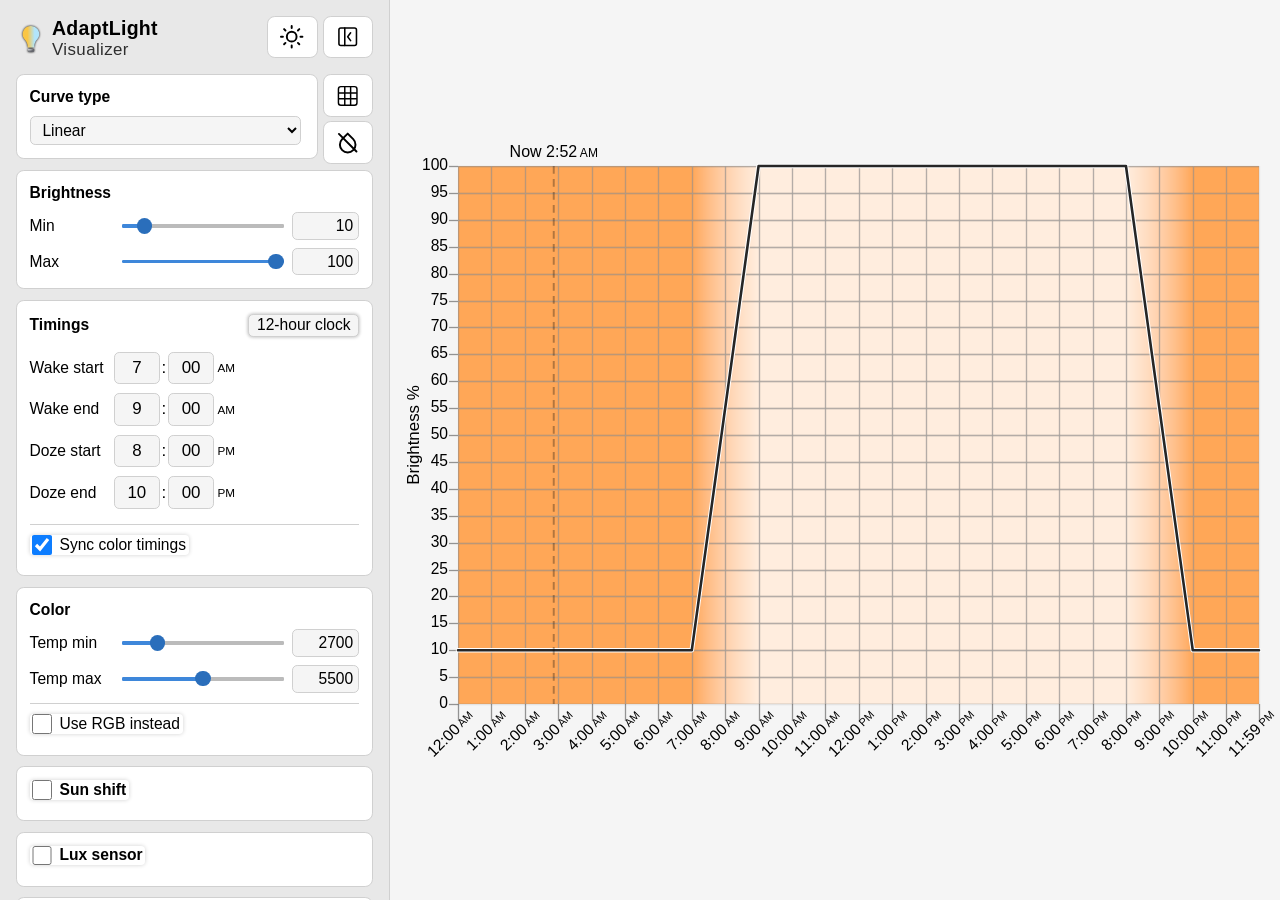
<file: docs/index.html>
<!DOCTYPE html>
<html lang="en">
<head>
  <meta charset="UTF-8">
  <meta name="viewport" content="width=device-width, initial-scale=1.0">
  <title>AdaptLight Visualizer</title>
  <meta name="color-scheme" content="light dark">
  <script>
    (() => {
      var saved = localStorage.getItem("theme");
      var theme = saved || (window.matchMedia("(prefers-color-scheme: dark)").matches ? "dark" : "light");
      var root = document.documentElement;
      var meta = document.querySelector('meta[name="color-scheme"]');
      var scheme = theme === "light" ? "only light" : "dark light";
      root.setAttribute("data-theme", theme);
      if (meta) meta.content = scheme;
      root.style.colorScheme = scheme;
      root.style.backgroundColor = theme === "light" ? "#f5f5f5" : "#0c0c0e";
    })();
  </script>
  <style>
    html { background: #0c0c0e; color-scheme: dark light; }
    html[data-theme="light"] { background: #f5f5f5; color-scheme: only light; }
    html[data-theme="dark"] { background: #0c0c0e; color-scheme: dark light; }
    @media (prefers-color-scheme: light) {
      html:not([data-theme="dark"]) { background: #f5f5f5; color-scheme: only light; }
    }
  </style>
  <link rel="icon" href="resources/icon.svg" type="image/svg+xml">
  <link rel="stylesheet" href="resources/style.css">
</head>
<body>

  <svg aria-hidden="true" focusable="false" style="display:none">
    <defs>
      <symbol id="icon-sidebar-panel" viewBox="0 0 24 24" fill="none" stroke="currentColor" stroke-linecap="round" stroke-linejoin="round" stroke-width="1.6">
        <rect width="18" height="18" x="3" y="3" rx="2"/><path d="M9 3v18m6-13-3 4 3 4"/>
      </symbol>
    </defs>
  </svg>

  <aside id="sidebar">
    <div class="sidebar-header">
      <div class="sidebar-title-block">
        <a class="sidebar-title" href="https://github.com/AdaptLight/adapt-light" target="_blank" rel="noopener noreferrer">
          <img src="resources/icon.svg" alt="" width="20" height="20">
          <h1>AdaptLight</h1>
        </a>
        <span class="sidebar-subtitle">Visualizer</span>
      </div>
      <div class="header-buttons">
        <button id="themeToggle" type="button" title="Toggle light/dark mode">
          <svg id="themeIconSun" fill="none" stroke="currentColor" stroke-linecap="round" stroke-linejoin="round" stroke-width="2" aria-hidden="true" viewBox="0 0 24 24"><circle cx="12" cy="12" r="5"/><path d="M12 1v2m0 18v2M4.2 4.2l1.4 1.4m12.8 12.8 1.4 1.4M1 12h2m18 0h2M4.2 19.8l1.4-1.4M18.4 5.6l1.4-1.4"/></svg>
          <svg id="themeIconMoon" fill="none" stroke="currentColor" stroke-linecap="round" stroke-linejoin="round" stroke-width="2" aria-hidden="true" viewBox="0 0 24 24"><path d="M21 12.8A9 9 0 1 1 11.2 3a7 7 0 0 0 9.8 9.8"/></svg>
        </button>
        <button id="sidebarHide" type="button" title="Hide sidebar">
          <svg aria-hidden="true" viewBox="0 0 24 24"><use href="#icon-sidebar-panel"/></svg>
        </button>
      </div>
    </div>

    <div class="curve-type-row">
      <section class="control-group">
        <h2>Curve type</h2>
        <div class="toggle-row">
          <select id="curveType">
            <option value="linear" selected>Linear</option>
            <option value="smooth">Smooth/Cosine</option>
            <option value="steep">Steep/Tanh</option>
            <option value="ease_in">Ease-in</option>
            <option value="ease_out">Ease-out</option>
          </select>
        </div>
      </section>
      <div class="chart-toggle-stack">
        <button id="overlayToggle" type="button" title="Toggle grid & now overlay">
          <svg id="overlayIconShow" aria-hidden="true" fill="none" stroke="currentColor" stroke-width="1.5" viewBox="-.5 .3 24 24"><rect width="19" height="19" x="2" y="3" rx="2.5"/><path d="M8.5 3v19m6-19v19M2 9.5h19m-19 6h19"/></svg>
          <svg id="overlayIconHide" aria-hidden="true" fill="none" stroke="currentColor" stroke-width="1.5" viewBox="-.5 .3 24 24"><defs><clipPath id="a"><path d="M3 0h21v21z"/></clipPath><clipPath id="c"><path d="M0 1.7V24h22.3z"/></clipPath><g id="b"><rect width="19" height="19" x="2" y="3" rx="2.5"/><path d="M8.5 3v19m6-19v19M2 9.5h19m-19 6h19"/></g></defs><use clip-path="url(#a)" href="#b"/><use clip-path="url(#c)" href="#b"/><path d="m.5 1.4 22 22"/></svg>
        </button>
        <button id="brightnessAlphaToggle" type="button" title="Toggle brightness opacity gradient">
          <svg id="brightnessAlphaIconOn" fill="none" stroke="currentColor" stroke-linecap="round" stroke-linejoin="round" stroke-width="2" aria-hidden="true" viewBox="0 0 24 24"><path d="M12 2.69l5.66 5.66a8 8 0 1 1-11.31 0z"/></svg>
          <svg id="brightnessAlphaIconOff" fill="none" stroke="currentColor" stroke-linecap="round" stroke-linejoin="round" stroke-width="2" aria-hidden="true" viewBox="0 0 24 24"><path d="M12 2.69l5.66 5.66a8 8 0 1 1-11.31 0z"/><line x1="3" y1="3" x2="21" y2="21"/></svg>
        </button>
      </div>
    </div>

    <section class="control-group">
      <h2>Brightness</h2>
      <div class="slider-row">
        <label for="minBrightness">Min</label>
        <input type="range" id="minBrightness" min="0" max="100" value="10">
        <input type="number" class="num-input" id="minBrightnessNum" min="0" max="100" value="10">
      </div>
      <div class="slider-row">
        <label for="maxBrightness">Max</label>
        <input type="range" id="maxBrightness" min="0" max="100" value="100">
        <input type="number" class="num-input" id="maxBrightnessNum" min="0" max="100" value="100">
      </div>
    </section>

    <section class="control-group">
      <div class="section-header-row">
        <h2>Timings</h2>
        <button id="clockToggle" type="button" class="clock-toggle-btn" title="Toggle 12h/24h clock">
          <span id="clockLabel">24-hour clock</span>
        </button>
      </div>
      <div class="time-row">
        <label for="wakeStart">Wake start</label>
        <input type="text" id="wakeStart" value="07:00" style="display:none">
        <button type="button" class="time-reset-btn" data-for="wakeStart" title="Reset">Reset</button>
      </div>
      <div class="time-row">
        <label for="wakeEnd">Wake end</label>
        <input type="text" id="wakeEnd" value="09:00" style="display:none">
        <button type="button" class="time-reset-btn" data-for="wakeEnd" title="Reset">Reset</button>
      </div>
      <div class="time-row">
        <label for="dozeStart">Doze start</label>
        <input type="text" id="dozeStart" value="20:00" style="display:none">
        <button type="button" class="time-reset-btn" data-for="dozeStart" title="Reset">Reset</button>
      </div>
      <div class="time-row">
        <label for="dozeEnd">Doze end</label>
        <input type="text" id="dozeEnd" value="22:00" style="display:none">
        <button type="button" class="time-reset-btn" data-for="dozeEnd" title="Reset">Reset</button>
      </div>

      <div class="section-divider"></div>

      <div class="toggle-row">
        <input type="checkbox" id="syncCurves" checked>
        <label for="syncCurves">Sync color timings</label>
      </div>
      <div id="colorTimingSection" style="display:none;">
        <div class="time-row">
          <label for="colorWakeStart">Color wake start</label>
          <input type="text" id="colorWakeStart" value="05:30" style="display:none">
        </div>
        <div class="time-row">
          <label for="colorWakeEnd">Color wake end</label>
          <input type="text" id="colorWakeEnd" value="09:00" style="display:none">
        </div>
        <div class="time-row">
          <label for="colorDozeStart">Color doze start</label>
          <input type="text" id="colorDozeStart" value="19:00" style="display:none">
        </div>
        <div class="time-row">
          <label for="colorDozeEnd">Color doze end</label>
          <input type="text" id="colorDozeEnd" value="23:00" style="display:none">
        </div>
      </div>
    </section>

    <section class="control-group">
      <h2>Color</h2>
      <div class="slider-row">
        <label for="minColorTemp">Temp min</label>
        <input type="range" id="minColorTemp" min="1000" max="10000" step="50" value="2700">
        <input type="number" class="num-input" id="minColorTempNum" min="1000" max="10000" step="50" value="2700">
      </div>
      <div class="slider-row">
        <label for="maxColorTemp">Temp max</label>
        <input type="range" id="maxColorTemp" min="1000" max="10000" step="50" value="5500">
        <input type="number" class="num-input" id="maxColorTempNum" min="1000" max="10000" step="50" value="5500">
      </div>

      <div class="section-divider"></div>

      <div class="toggle-row">
        <input type="checkbox" id="useRgbColor">
        <label for="useRgbColor">Use RGB instead</label>
      </div>
      <div id="rgbControls" style="display:none;">
        <div class="color-row">
          <label for="rgbStartColor">Start color</label>
          <input type="color" id="rgbStartColor" value="#ff8000">
          <button id="rgbStartColorReset" type="button" class="color-reset-btn" title="Reset start color">Reset</button>
        </div>
        <div class="color-row">
          <label for="rgbEndColor">End color</label>
          <input type="color" id="rgbEndColor" value="#bddfff">
          <button id="rgbEndColorReset" type="button" class="color-reset-btn" title="Reset end color">Reset</button>
        </div>
      </div>
    </section>

    <section class="control-group">
      <div class="toggle-row">
        <input type="checkbox" id="sunShiftEnabled">
        <label for="sunShiftEnabled" class="toggle-heading">Sun shift</label>
      </div>
      <div id="sunShiftControls" style="display:none;">
        <div class="slider-row">
          <label for="sunShiftStrength">Strength</label>
          <input type="range" id="sunShiftStrength" min="1" max="40" step="1" value="10">
          <input type="number" class="num-input" id="sunShiftStrengthNum" min="0.05" max="2" step="0.05" value="0.5">
        </div>
        <div class="toggle-row">
          <input type="checkbox" id="useLocation">
          <label for="useLocation">Use my location</label>
        </div>
        <span id="locationStatus" class="location-status"></span>
        <div class="time-row">
          <label for="sunrise">Sunrise</label>
          <input type="text" id="sunrise" value="06:30" style="display:none">
          <button type="button" class="time-reset-btn" data-for="sunrise" title="Reset">Reset</button>
        </div>
        <div class="time-row">
          <label for="sunset">Sunset</label>
          <input type="text" id="sunset" value="19:30" style="display:none">
          <button type="button" class="time-reset-btn" data-for="sunset" title="Reset">Reset</button>
        </div>
      </div>
    </section>

    <section class="control-group">
      <div class="toggle-row">
        <input type="checkbox" id="luxEnabled">
        <label for="luxEnabled" class="toggle-heading">Lux sensor</label>
      </div>
      <div id="luxControls" style="display:none;">
        <div class="slider-row">
          <label for="luxStrength">Strength</label>
          <input type="range" id="luxStrength" min="1" max="20" step="1" value="10">
          <input type="number" class="num-input" id="luxStrengthNum" min="1" max="20" step="1" value="10">
        </div>
        <div class="slider-row">
          <label for="currentLux">Current lux</label>
          <input type="range" id="currentLux" min="0" max="90000" step="1" value="5000">
          <input type="number" class="num-input" id="currentLuxNum" min="0" max="90000" value="5000">
        </div>
        <div class="slider-row">
          <label for="effectiveMax">Max lux</label>
          <input type="range" id="effectiveMax" min="100" max="100000" step="1" value="10000">
          <input type="number" class="num-input" id="effectiveMaxNum" min="100" max="100000" value="10000">
        </div>
      </div>
    </section>

    <section class="control-group">
      <div class="toggle-row">
        <input type="checkbox" id="exportImportEnabled">
        <label for="exportImportEnabled" class="toggle-heading">Export / Import</label>
      </div>
      <div id="exportImportControls" style="display:none;">
        <textarea id="exportImportBox" rows="10" spellcheck="false" placeholder="Paste config here to import..."></textarea>
        <button id="importBtn" type="button" class="import-btn">Import</button>
      </div>
    </section>

  </aside>

  <div id="resize-handle"></div>

  <main id="chart-area">
    <button id="sidebarShow" type="button" title="Show sidebar">
      <svg aria-hidden="true" viewBox="0 0 24 24"><use href="#icon-sidebar-panel"/></svg>
    </button>
    <div id="chartCanvasShell">
      <canvas id="curveChart"></canvas>
    </div>
  </main>

  <script src="resources/timepicker.js"></script>
  <script src="resources/chart-lite.js"></script>
  <script src="resources/sun.js"></script>
  <script src="resources/engine.js"></script>
  <script src="resources/app.js"></script>
</body>
</html>
</file>
<file: docs/resources/style.css>
/* ══ Reset & Variables ══ */

* {
  margin: 0;
  padding: 0;
  box-sizing: border-box;
}

:root {
  color-scheme: dark;
  --ui-scale: 1.3;
  --mobile-bp: 600;
  --tablet-bp: 800;
  --sun-rise-color: #6aabf5;
  --sun-set-color: #e8920a;
  --bg: #0c0c0e;
  --sidebar-bg: #111114;
  --surface: #19191d;
  --border: #444444;
  --text: #ffffff;
  --chart-tick: #ffffff;
  --chart-line: rgba(0, 0, 0, 0.85);
  --chart-fill: rgba(0, 0, 0, 0.04);
  --tooltip-bg: rgba(12, 12, 14, 0.6);
  --now-line: rgba(0, 0, 0, 0.35);
  --now-text: #ffffff;
  --slider: #4b99ff;
  --slider-thumb: #93c2ff;
  --slider-track: #555555;
  --checkbox-accent: #0d7dff;
  --sidebar-width: 300px;
  --s-1: calc(1px * var(--ui-scale));
  --s-2: calc(2px * var(--ui-scale));
  --s-3: calc(3px * var(--ui-scale));
  --s-4: calc(4px * var(--ui-scale));
  --s-5: calc(5px * var(--ui-scale));
  --s-6: calc(6px * var(--ui-scale));
  --s-8: calc(8px * var(--ui-scale));
  --s-10: calc(10px * var(--ui-scale));
  --s-11: calc(11px * var(--ui-scale));
  --s-13: calc(13px * var(--ui-scale));
  --s-12: calc(12px * var(--ui-scale));
  --s-15: calc(15px * var(--ui-scale));
  --s-33: calc(33px * var(--ui-scale));
  --text-shadow: 0px 0px 1px black, 0px 0px 1px black;
}

/* Explicit theme override: user toggled via button; takes precedence over OS preference. */
[data-theme="light"] {
  color-scheme: light;
  --sun-rise-color: #2f74cd;
  --sun-set-color: #8c4400;
  --bg: #f5f5f5;
  --sidebar-bg: #e8e8e8;
  --surface: #ffffff;
  --border: #d0d0d0;
  --text: #000000;
  --chart-tick: #000000;
  --tooltip-bg: rgba(255, 255, 255, 0.6);
  --now-line: rgba(0, 0, 0, 0.3);
  --now-text: #000000;
  --slider: #3e87da;
  --slider-thumb: #2a6ebb;
  --slider-track: #bbbbbb;
  --text-shadow: 0px 0px 1px white, 0px 0px 1px white;
}

[data-theme="light"] .sidebar-title img {
  filter: drop-shadow(0 0 1px #000000);
}

/* Follows OS preference when no explicit theme has been set via [data-theme]. */
@media (prefers-color-scheme: light) {
  :root:not([data-theme="dark"]) {
    color-scheme: light;
    --sun-rise-color: #2f74cd;
    --sun-set-color: #8c4400;
    --bg: #f5f5f5;
    --sidebar-bg: #e8e8e8;
    --surface: #ffffff;
    --border: #d0d0d0;
    --text: #000000;
    --chart-tick: #000000;
    --tooltip-bg: rgba(255, 255, 255, 0.6);
    --now-line: rgba(0, 0, 0, 0.3);
    --now-text: #000000;
    --slider: #3e87da;
    --slider-thumb: #2a6ebb;
    --slider-track: #bbbbbb;
    --text-shadow: 0px 0px 1px white, 0px 0px 1px white;
  }

  :root:not([data-theme="dark"]) .sidebar-title img {
    filter: drop-shadow(0 0 1px #000000);
  }
}

/* ══ Layout ══ */

html, body {
  height: 100%;
  font-family: -apple-system, BlinkMacSystemFont, "Segoe UI", sans-serif;
  font-size: var(--s-13);
  background: var(--bg);
  color: var(--text);
  overflow: hidden;
}

body {
  display: flex;
}

/* ══ Sidebar ══ */

#sidebar {
  position: relative;
  width: calc(var(--sidebar-width) * var(--ui-scale));
  max-width: calc(700px * var(--ui-scale));
  height: 100vh;
  background: var(--sidebar-bg);
  border-right: 1px solid var(--border);
  overflow-y: auto;
  padding: var(--s-12);
  flex-shrink: 0;
}

.sidebar-header {
  display: flex;
  align-items: center;
  justify-content: space-between;
  margin-bottom: var(--s-12);
}

.sidebar-title {
  display: flex;
  align-items: center;
  gap: var(--s-6);
  color: inherit;
  text-decoration: none;
}

@media (hover: hover) and (prefers-color-scheme: light) {
  :root:not([data-theme="dark"]) .sidebar-title:hover {
    color: #1a0dab;
  }
}

.sidebar-title img {
  width: calc(20px * var(--ui-scale));
  height: calc(20px * var(--ui-scale));
  display: block;
  object-fit: contain;
  filter: drop-shadow(0 0 calc(9px * var(--ui-scale)) #ffffff);
  margin-left: var(--s-2);
  position: relative;
  top: var(--s-8);
}

#sidebar h1 {
  font-size: var(--s-15);
  letter-spacing: 0.3px;
}

.sidebar-title-block {
  display: flex;
  flex-direction: column;
}

.sidebar-subtitle {
  font-size: var(--s-13);
  letter-spacing: 0.4px;
  opacity: 0.8;
  margin-left: calc(28px * var(--ui-scale));
  line-height: 1;
}

.header-buttons {
  display: flex;
  gap: var(--s-4);
}

#themeToggle,
#sidebarHide,
#sidebarShow {
  display: flex;
  align-items: center;
  justify-content: center;
  width: calc(39px * var(--ui-scale));
  height: var(--s-33);
  border: 1px solid var(--border);
  border-radius: var(--s-6);
  background: var(--surface);
  color: var(--text);
  cursor: pointer;
}

#themeToggle svg,
#sidebarHide svg,
#sidebarShow svg {
  width: calc(18px * var(--ui-scale));
  height: calc(18px * var(--ui-scale));
}

.clock-toggle-btn {
  flex: 0 0 auto;
  border: 1px solid var(--border);
  border-radius: var(--s-4);
  background: var(--bg);
  color: var(--text);
  font: inherit;
  font-size: var(--s-12);
  line-height: 1;
  padding: var(--s-2) var(--s-6);
  cursor: pointer;
  white-space: nowrap;
  box-shadow: 0 0 3px 1px var(--border);
}

/* Hide inactive icons before JS loads to prevent flash.
   Dark mode shows moon (current state), light mode shows sun. */
[data-theme="dark"] #themeIconSun,
[data-theme="light"] #themeIconMoon { display: none; }
@media (prefers-color-scheme: light) {
  :root:not([data-theme="dark"]) #themeIconMoon { display: none; }
}
@media (prefers-color-scheme: dark) {
  :root:not([data-theme="light"]) #themeIconSun { display: none; }
}
#overlayIconHide,
#brightnessAlphaIconOn { display: none; }

#sidebarShow {
  position: absolute;
  top: var(--s-8);
  left: var(--s-8);
  z-index: 20;
  display: none;
}

body.sidebar-hidden #sidebar {
  display: none;
}

body.sidebar-hidden #resize-handle {
  display: none;
  width: 0;
}

body.sidebar-hidden #sidebarShow {
  display: flex;
}

#resize-handle {
  width: var(--s-5);
  cursor: col-resize;
  background: transparent;
  flex-shrink: 0;
  position: relative;
  z-index: 10;
  touch-action: none;
}

@media (pointer: fine) {
  #resize-handle:hover {
    background: var(--slider);
  }
}

#resize-handle.active {
  background: var(--slider);
}

/* ══ Controls ══ */

.control-group {
  background: var(--surface);
  border: 1px solid var(--border);
  border-radius: var(--s-6);
  padding: var(--s-10);
  margin-bottom: var(--s-8);
}

.control-group h2 {
  font-size: var(--s-12);
  font-weight: 700;
  margin-bottom: var(--s-8);
}

.section-header-row {
  display: flex;
  align-items: center;
  justify-content: space-between;
  margin-bottom: var(--s-8);
}

.section-header-row h2 {
  margin-bottom: 0;
}

.curve-type-row {
  display: flex;
  align-items: flex-start;
  gap: var(--s-4);
}

.curve-type-row .control-group {
  flex: 1 1 auto;
  min-width: 0 !important;
}

.chart-toggle-stack {
  display: flex;
  flex-direction: column;
  gap: var(--s-3);
  flex: 0 0 auto;
}

#overlayToggle,
#brightnessAlphaToggle {
  display: flex;
  align-items: center;
  justify-content: center;
  width: calc(39px * var(--ui-scale));
  height: var(--s-33);
  border: 1px solid var(--border);
  border-radius: var(--s-6);
  background: var(--surface);
  color: var(--text);
  cursor: pointer;
}

#overlayToggle svg,
#brightnessAlphaToggle svg {
  width: calc(18px * var(--ui-scale));
  height: calc(18px * var(--ui-scale));
}

.section-divider {
  height: 1px;
  background: var(--border);
  margin: var(--s-8) 0;
}

.slider-row,
.toggle-row,
.color-row {
  display: flex;
  align-items: center;
  gap: var(--s-6);
  margin-bottom: var(--s-6);
}

.toggle-row,
.color-row {
  width: fit-content;
  box-shadow: 0 0 4px var(--border);
  border-radius: 4px;
  padding-right: var(--s-2);
}

.slider-row label {
  pointer-events: none;
}

.curve-type-row .toggle-row {
  width: auto;
  box-shadow: none;
}

.slider-row:last-child,
.time-row:last-child,
.toggle-row:last-child,
.color-row:last-child {
  margin-bottom: 0;
}

.slider-row label,
.time-row label,
.toggle-row label,
.color-row label {
  flex: 0 0 auto;
  min-width: calc(65px * var(--ui-scale));
  font-size: var(--s-12);
  white-space: nowrap;
}

.time-row {
  display: flex;
  align-items: center;
  gap: 0;
  min-height: calc(32px * var(--ui-scale));
}

.time-row .time-reset-btn {
  margin-left: calc(4px * var(--ui-scale));
}

#colorTimingSection .time-row {
  gap: 0;
}

#colorTimingSection .time-row label {
  flex: 0 0 calc(95px * var(--ui-scale));
  min-width: calc(85px * var(--ui-scale));
}

.color-reset-btn {
  flex: 0 0 auto;
  border: 1px solid var(--border);
  border-radius: var(--s-4);
  background: var(--surface);
  color: var(--text);
  font: inherit;
  font-size: var(--s-11);
  line-height: 1;
  padding: var(--s-4) var(--s-6);
  cursor: pointer;
  display: none;
}

.show-time-resets .color-reset-btn {
  display: inline-flex;
}

.toggle-row label {
  min-width: 0;
}

.toggle-heading {
  font-size: var(--s-12);
  font-weight: 700;
}

.location-status {
  display: block;
  font-size: var(--s-12);
  color: var(--text);
  margin-bottom: var(--s-6);
  margin-left: calc(23px * var(--ui-scale));
  min-height: calc(14px * var(--ui-scale));
}

.location-status:empty {
  display: none;
}

#exportImportBox {
  width: 100%;
  background: var(--bg);
  border: 1px solid var(--border);
  border-radius: var(--s-4);
  color: var(--text);
  padding: var(--s-6);
  padding-right: 0;
  font-size: var(--s-11);
  font-family: Consolas, monospace;
  resize: vertical;
  tab-size: 2;
  line-height: 1.4;
  white-space: nowrap;
  margin-bottom: var(--s-6);
}

.import-btn {
  display: block;
  width: 100%;
  padding: var(--s-5) var(--s-10);
  background: var(--surface);
  border: 1px solid var(--border);
  border-radius: var(--s-4);
  color: var(--text);
  font: inherit;
  font-size: var(--s-12);
  cursor: pointer;
}

.num-input {
  width: calc(52px * var(--ui-scale));
  flex: 0 0 calc(52px * var(--ui-scale));
  background: var(--bg);
  border: 1px solid var(--border);
  border-radius: var(--s-4);
  color: var(--text);
  padding: var(--s-3) var(--s-4);
  font-size: var(--s-12);
  font-family: inherit;
  text-align: right;
  appearance: textfield;
}

.num-input:focus,
select:focus,
input[type="color"]:focus,
#exportImportBox:focus {
  border-color: #2f74cd;
  outline: solid 1px #2f74cd;
}

.num-input::-webkit-outer-spin-button,
.num-input::-webkit-inner-spin-button {
  appearance: none;
  margin: 0;
}

/* ══ Inputs ══ */

input[type="range"] {
  flex: 1;
  min-width: calc(30px * var(--ui-scale));
  height: var(--s-3);
  appearance: none;
  background: var(--slider-track);
  background-image: linear-gradient(var(--slider), var(--slider));
  background-size: 0% 100%;
  background-repeat: no-repeat;
  border-radius: var(--s-1);
  outline: none;
  touch-action: none;
  cursor: pointer;
}

input[type="range"]::-webkit-slider-thumb {
  appearance: none;
  width: var(--s-12);
  height: var(--s-12);
  border-radius: 50%;
  background: var(--slider-thumb);
}

input[type="range"]:active::-webkit-slider-thumb {
  transform: scale(0.90);
  box-shadow: 0 0 0 var(--s-3) rgba(56, 129, 225, 0.50) !important;
  filter: brightness(1.15);
}

input[type="range"]::-moz-range-thumb {
  width: var(--s-12);
  height: var(--s-12);
  border-radius: 50%;
  border: none;
  background: var(--slider);
}

input[type="range"]:active::-moz-range-thumb {
  transform: scale(0.90);
  box-shadow: 0 0 0 var(--s-3) rgba(56, 129, 225, 0.50) !important;
  filter: brightness(1.15);
}


select {
  flex: 1;
  background: var(--bg);
  border: 1px solid var(--border);
  border-radius: var(--s-4);
  color: var(--text);
  padding: var(--s-3) var(--s-6);
  font-size: var(--s-12);
  font-family: inherit;
}

input[type="checkbox"] {
  width: var(--s-15);
  height: var(--s-15);
  accent-color: var(--checkbox-accent);
  cursor: pointer;
  margin-left: var(--s-2);
}

input[type="color"] {
  flex: 0 0 calc(42px * var(--ui-scale));
  width: calc(42px * var(--ui-scale));
  height: calc(24px * var(--ui-scale));
  padding: 0;
  border: 1px solid var(--border);
  border-radius: var(--s-4);
  background: none;
  cursor: pointer;
  appearance: none;
  overflow: hidden;
}

input[type="color"]::-webkit-color-swatch-wrapper {
  padding: 0;
}

input[type="color"]::-webkit-color-swatch {
  border: 0;
  border-radius: var(--s-3);
}

/* ══ Chart Area ══ */

#chart-area {
  flex: 1;
  min-width: 0;
  height: 100vh;
  display: flex;
  flex-direction: column;
  align-items: center;
  justify-content: flex-start;
  position: relative;
  overflow: hidden;
}

#chartCanvasShell {
  flex: 1;
  width: 100%;
  min-width: 0;
  min-height: 0;
  display: flex;
  align-items: center;
  justify-content: center;
  position: relative;
  overflow: hidden;
  opacity: 0;
  transition: opacity 300ms ease-in;
}

#chartCanvasShell.chart-ready {
  opacity: 1;
}

#curveChart {
  max-width: 100%;
  max-height: 100%;
}

.chart-lock-pulse {
  position: absolute;
  width: calc(18px * var(--ui-scale));
  height: calc(18px * var(--ui-scale));
  margin-left: calc(-9px * var(--ui-scale));
  margin-top: calc(-9px * var(--ui-scale));
  border-radius: 999px;
  border: 2px solid rgba(255, 255, 255, 0.94);
  background: rgba(255, 255, 255, 0.22);
  box-shadow: 0 0 0 var(--s-1) rgba(0, 0, 0, 0.28);
  pointer-events: none;
  z-index: 30;
  animation: chart-lock-pulse 420ms ease-out forwards;
}

@keyframes chart-lock-pulse {
  0% {
    transform: scale(0.45);
    opacity: 0.9;
  }

  70% {
    transform: scale(2.1);
    opacity: 0.36;
  }

  100% {
    transform: scale(2.8);
    opacity: 0;
  }
}

/* ══ Hover Tooltip & Marker ══ */

.chart-tooltip {
  position: absolute;
  left: 0;
  top: 0;
  padding: var(--s-5) var(--s-8);
  padding-right: 0;
  border-radius: var(--s-6);
  background: var(--tooltip-bg);
  backdrop-filter: blur(4px);
  border: 1px solid var(--border);
  font-size: var(--s-12);
  line-height: 1.4;
  pointer-events: none;
  z-index: 30;
  white-space: nowrap;
  will-change: transform, opacity;
  transition: transform 20ms ease-out, opacity 180ms ease-out;
  text-shadow: var(--text-shadow);
  min-width: calc(90px * var(--ui-scale));
}

.chart-tooltip-row {
  display: flex;
  align-items: center;
  gap: var(--s-10);
}

.chart-tooltip-row + .chart-tooltip-row {
  margin-top: var(--s-3);
}

.chart-tooltip-time,
.chart-tooltip-brightness {
  font-weight: 600;
}

.chart-tooltip-swatch {
  width: var(--s-11);
  height: var(--s-11);
  border-radius: var(--s-3);
  border: 1px solid rgba(0, 0, 0, 0.18);
  flex: 0 0 auto;
}

.chart-tooltip-hex {
  font-weight: 500;
  letter-spacing: 0.2px;
}

.chart-hover-marker {
  will-change: transform, box-shadow;
}

/* ══ Time Picker ══ */

.tp-wrapper {
  position: relative;
  display: inline-flex;
  align-items: center;
}

.tp-display {
  display: inline-flex;
  align-items: center;
  gap: 1px;
  user-select: none;
  -webkit-user-select: none;
}

.tp-digit {
  background: var(--bg);
  border: 1px solid var(--border);
  border-radius: var(--s-4);
  padding: var(--s-4) var(--s-6) var(--s-4) var(--s-6);
  min-width: calc(35px * var(--ui-scale));
  text-align: center;
  font-size: var(--s-13);
  font-family: inherit;
  cursor: pointer;
}

.tp-digit.tp-active {
  border-color: var(--slider);
  outline: solid 1px var(--slider);
}

.tp-colon {
  padding: 0 1px;
}

.tp-ampm {
  font-size: calc(9px * var(--ui-scale));
  margin-left: var(--s-2);
}

input[type="time"] {
  display: none;
}

.tp-dropdown {
  position: fixed;
  z-index: 200;
  display: none;
  touch-action: none;
  pointer-events: none;
}

.tp-dropdown.tp-open {
  display: block;
}

.tp-clock {
  position: relative;
  border-radius: 50%;
  background: var(--bg);
  border: 1px solid var(--border);
  box-shadow:
    0 calc(4px * var(--ui-scale)) calc(16px * var(--ui-scale)) rgba(0,0,0,0.75),
    0 calc(1px * var(--ui-scale)) calc(4px * var(--ui-scale)) rgba(0,0,0,0.55);
  pointer-events: auto;
}

.tp-clock::before {
  content: '';
  position: absolute;
  inset: calc(-10px * var(--ui-scale));
  border-radius: 50%;
  pointer-events: auto;
}

[data-theme="light"] .tp-clock {
  box-shadow:
    0 calc(4px * var(--ui-scale)) calc(16px * var(--ui-scale)) rgba(0,0,0,0.45),
    0 calc(1px * var(--ui-scale)) calc(4px * var(--ui-scale)) rgba(0,0,0,0.25);
}

@media (prefers-color-scheme: light) {
  :root:not([data-theme="dark"]) .tp-clock {
    box-shadow:
      0 calc(4px * var(--ui-scale)) calc(16px * var(--ui-scale)) rgba(0,0,0,0.45),
      0 calc(1px * var(--ui-scale)) calc(4px * var(--ui-scale)) rgba(0,0,0,0.25);
  }
}

.tp-clock-number {
  position: absolute;
  width: calc(26px * var(--ui-scale));
  height: calc(26px * var(--ui-scale));
  z-index: 1;
  display: flex;
  align-items: center;
  justify-content: center;
  font-size: var(--s-12);
  border-radius: 50%;
  user-select: none;
  -webkit-user-select: none;
  transition: background 0.1s;
}

.tp-clock-number.tp-selected {
  background: var(--tp-accent, var(--slider));
  color: #fff;
}

.tp-hand {
  position: absolute;
  bottom: 50%;
  left: 50%;
  width: calc(2px * var(--ui-scale));
  transform-origin: bottom center;
  background: var(--tp-accent, var(--slider));
  border-radius: var(--s-1);
  pointer-events: none;
  z-index: 0;
  transition: transform 0.12s ease-out, height 0.12s ease-out;
}


.tp-center-dot {
  position: absolute;
  top: 50%;
  left: 50%;
  width: var(--s-6);
  height: var(--s-6);
  margin: calc(-3px * var(--ui-scale)) 0 0 calc(-3px * var(--ui-scale));
  border-radius: 50%;
  background: var(--tp-accent, var(--slider));
  pointer-events: none;
  z-index: 1;
}

.tp-minute-mark {
  position: absolute;
  width: calc(2px * var(--ui-scale));
  height: var(--s-6);
  background: var(--text);
  opacity: 0.15;
  border-radius: var(--s-1);
  pointer-events: none;
}

.tp-minute-mark.tp-major {
  height: var(--s-8);
  opacity: 0.3;
}

.tp-minute-mark.tp-bezel-hover {
  background: var(--tp-accent, var(--slider));
  opacity: 0.65;
  transition: background 0.12s, opacity 0.12s;
}

.tp-minute-mark.tp-bezel-active {
  background: var(--tp-accent, var(--slider));
  opacity: 1;
  box-shadow: 0 0 calc(6px * var(--ui-scale)) calc(2px * var(--ui-scale)) var(--tp-accent, var(--slider));
  transition: background 0.08s, box-shadow 0.08s, opacity 0.08s;
}

.tp-pm-indicator {
  position: absolute;
  top: 30%;
  left: 50%;
  transform: translateX(-50%);
  font-size: calc(9px * var(--ui-scale));
  opacity: 0.9;
  pointer-events: none;
  user-select: none;
  -webkit-user-select: none;
}

/* ── Time picker accent colors (AM=blue, PM=orange) ── */

.tp-dropdown[data-tp-state="am"] { --tp-accent: #6aabf5; --tp-accent-rgb: 106,171,245; --tp-ghost-accent: #e8920a; --tp-ghost-accent-rgb: 232,146,10; }
.tp-dropdown[data-tp-state="pm"] { --tp-accent: #e8920a; --tp-accent-rgb: 232,146,10; --tp-ghost-accent: #6aabf5; --tp-ghost-accent-rgb: 106,171,245; }

[data-theme="light"] .tp-dropdown[data-tp-state="am"] { --tp-accent: #2f74cd; --tp-accent-rgb: 47,116,205; --tp-ghost-accent: #8c4400; --tp-ghost-accent-rgb: 140,68,0; }
[data-theme="light"] .tp-dropdown[data-tp-state="pm"] { --tp-accent: #8c4400; --tp-accent-rgb: 140,68,0; --tp-ghost-accent: #2f74cd; --tp-ghost-accent-rgb: 47,116,205; }

@media (prefers-color-scheme: light) {
  :root:not([data-theme="dark"]) .tp-dropdown[data-tp-state="am"] { --tp-accent: #2f74cd; --tp-accent-rgb: 47,116,205; --tp-ghost-accent: #8c4400; --tp-ghost-accent-rgb: 140,68,0; }
  :root:not([data-theme="dark"]) .tp-dropdown[data-tp-state="pm"] { --tp-accent: #8c4400; --tp-accent-rgb: 140,68,0; --tp-ghost-accent: #2f74cd; --tp-ghost-accent-rgb: 47,116,205; }
}

.tp-dropdown[data-tp-state] .tp-clock {
  background: radial-gradient(circle, rgba(var(--tp-accent-rgb),0.18) 0%, rgba(var(--tp-accent-rgb),0.10) 100%), var(--bg);
}

/* ── Ghost hand animation (boundary hint at 11/12) ── */

.tp-ghost-hand {
  position: absolute;
  bottom: 50%;
  left: 50%;
  width: calc(1.5px * var(--ui-scale));
  transform-origin: bottom center;
  background: var(--tp-ghost-accent, var(--slider));
  border-radius: var(--s-1);
  pointer-events: none;
  opacity: 0;
  transform: translateX(-50%) rotate(0deg);
}

.tp-clock.tp-ghost-active .tp-ghost-hand {
  opacity: 0.28;
  animation: tp-ghost-rock 1.4s ease-in-out infinite;
}

@keyframes tp-ghost-rock {
  0%, 100% { transform: translateX(-50%) rotate(var(--ghost-a)); }
  50%       { transform: translateX(-50%) rotate(var(--ghost-b)); }
}

.tp-ghost-pulse {
  position: absolute;
  inset: 0;
  border-radius: 50%;
  pointer-events: none;
  overflow: hidden;
  opacity: 0;
}

.tp-clock.tp-ghost-active.tp-ghost-at-11 .tp-ghost-pulse {
  background: conic-gradient(
    rgba(var(--tp-ghost-accent-rgb), 0.35) 0deg,
    transparent 25deg,
    transparent 325deg,
    rgba(var(--tp-ghost-accent-rgb), 0.35) 330deg,
    rgba(var(--tp-ghost-accent-rgb), 0.35) 360deg
  );
  animation: tp-ghost-pulse-fade 1.4s ease-in-out infinite;
}

.tp-clock.tp-ghost-active.tp-ghost-at-12 .tp-ghost-pulse {
  background: conic-gradient(
    transparent 0deg,
    transparent 315deg,
    rgba(var(--tp-ghost-accent-rgb), 0.35) 330deg,
    rgba(var(--tp-ghost-accent-rgb), 0.35) 360deg
  );
  animation: tp-ghost-pulse-fade 1.4s ease-in-out infinite;
}

@keyframes tp-ghost-pulse-fade {
  0%, 100% { opacity: 0.25; }
  50%       { opacity: 0.80; }
}


.time-reset-btn {
  flex: 0 0 auto;
  border: 1px solid var(--border);
  border-radius: var(--s-4);
  background: var(--surface);
  color: var(--text);
  font: inherit;
  font-size: var(--s-11);
  line-height: 1;
  padding: var(--s-4) var(--s-6);
  cursor: pointer;
  display: none;
}

.time-reset-btn:disabled {
  cursor: default;
  pointer-events: none;
}

.show-time-resets .time-reset-btn {
  display: none;
}

[data-mobile-ui="1"] .show-time-resets .time-reset-btn {
  display: inline-flex;
}

#sidebarShow svg {
  transform: scaleX(-1);
}

/* ══ Hover States ══ */

@media (hover: hover) {
  .sidebar-title:hover { color: #a4cefe; text-decoration: underline; }
  [data-theme="light"] .sidebar-title:hover { color: #1a0dab; }
  #themeToggle:hover { filter: invert(1.0); }
  #sidebarHide:hover, #sidebarShow:hover { background: var(--border); }
  .clock-toggle-btn:hover { background: var(--border); }
  #overlayToggle:hover, #brightnessAlphaToggle:hover { background: var(--border); }
  .color-reset-btn:hover { background: var(--border); }
  .import-btn:hover { background: var(--border); }
  .num-input:hover, select:hover, #exportImportBox:hover { box-shadow: 0 0 3px 1px #2f74cd; }
  input[type="color"]:hover { outline: 2px solid #888888; }
  input[type="range"]:hover::-webkit-slider-thumb { box-shadow: 0 0 0 var(--s-5) rgba(56, 129, 225, 0.25); }
  input[type="range"]:hover::-moz-range-thumb { box-shadow: 0 0 0 var(--s-5) rgba(56, 129, 225, 0.25); }
  .tp-digit:hover { box-shadow: 0 0 3px 1px var(--slider); }
  .tp-clock-number:hover { background: color-mix(in srgb, var(--tp-accent, var(--slider)) 35%, transparent); }
  .tp-clock.tp-dragging .tp-clock-number:not(.tp-selected):hover { background: none; }
  .time-reset-btn:hover { background: var(--border); }
}

/* ══ Backdrop (picker open) ══ */

body.tp-open-backdrop #resize-handle {
  filter: blur(1.5px);
  transition: filter 250ms;
}

.tp-open-row {
  position: relative;
  z-index: 101;
  background: var(--surface);
  border-radius: var(--s-2);
}

/* ══ Responsive: Tablet (≤800px) ══ */

@media (min-width: 600px) and (max-width: 800px) {
  :root {
    --ui-scale: 1.1;
  }

  #sidebar {
    max-width: calc(420px * var(--ui-scale));
  }

  #resize-handle {
    width: var(--s-3);
    background: var(--border);
  }

  #resize-handle.active {
    transform: scaleX(1.8);
  }
}

/* ══ Responsive: Mobile (≤600px) ══ */

@media (max-width: 600px) {
  :root {
    --ui-scale: 1.4;
  }

  body {
    flex-direction: column;
  }

  #sidebar {
    width: 100%;
    min-width: unset;
    max-width: unset;
    height: auto;
    max-height: 45vh;
    border-right: none;
    border-bottom: 1px solid var(--border);
    overscroll-behavior: contain;
  }

  #resize-handle {
    width: 100%;
    height: calc(var(--s-3) + 2px);
    margin-top: -2px;
    cursor: row-resize;
    background: var(--border);
  }

  #resize-handle.active {
    transform: scaleY(1.3);
    transform-origin: bottom;
    background: var(--slider);
  }

  #chart-area {
    height: auto;
    min-height: calc(160px * var(--ui-scale));
    flex: 1 1 0;
    padding-top: 5px;
  }

  #sidebarHide svg {
    transform: rotate(90deg);
  }

  #sidebarShow svg {
    transform: rotate(-90deg);
  }

  #chartCanvasShell {
    align-items: flex-start;
  }

  body.sidebar-hidden #chart-area {
    padding-top: calc(44px * var(--ui-scale));
  }

  #sidebarShow {
    position: fixed;
    top: calc(8px * var(--ui-scale) + env(safe-area-inset-top));
    right: calc(8px * var(--ui-scale) + env(safe-area-inset-right));
    left: auto;
  }
}
</file>
